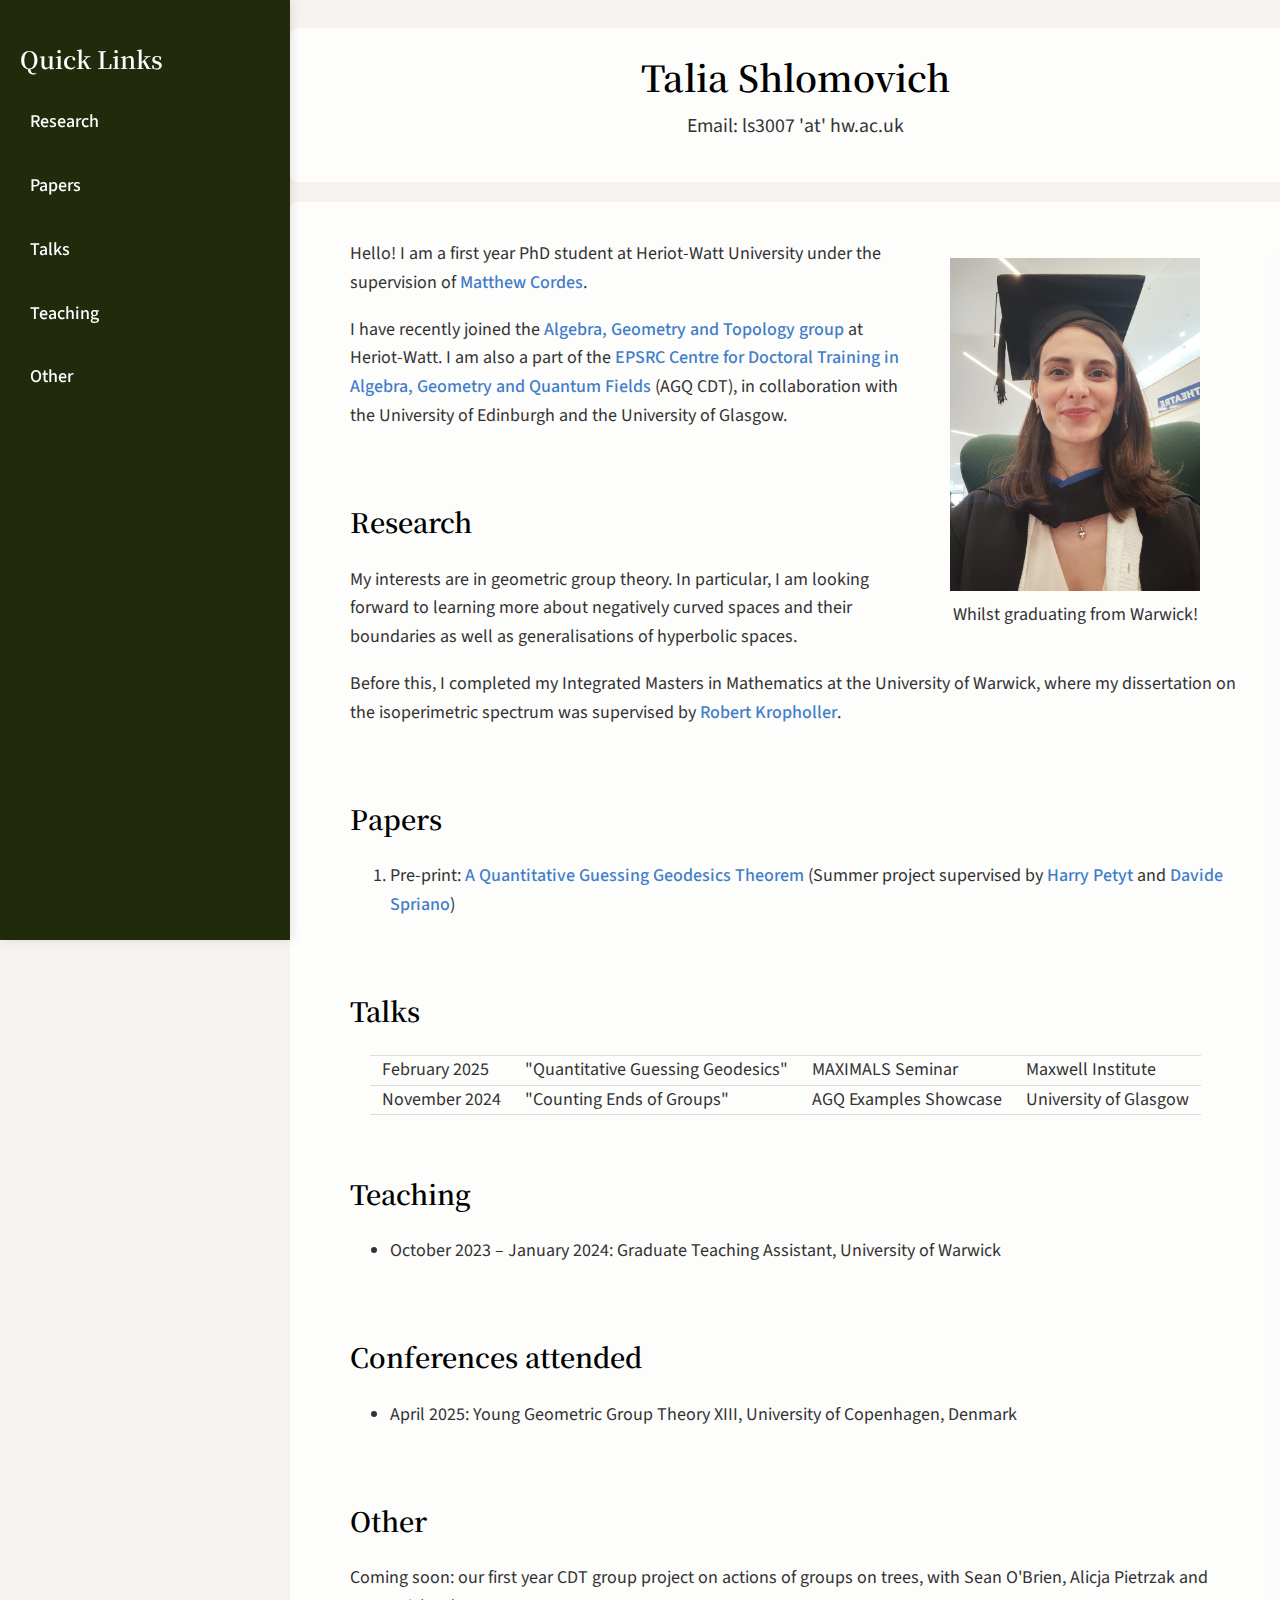
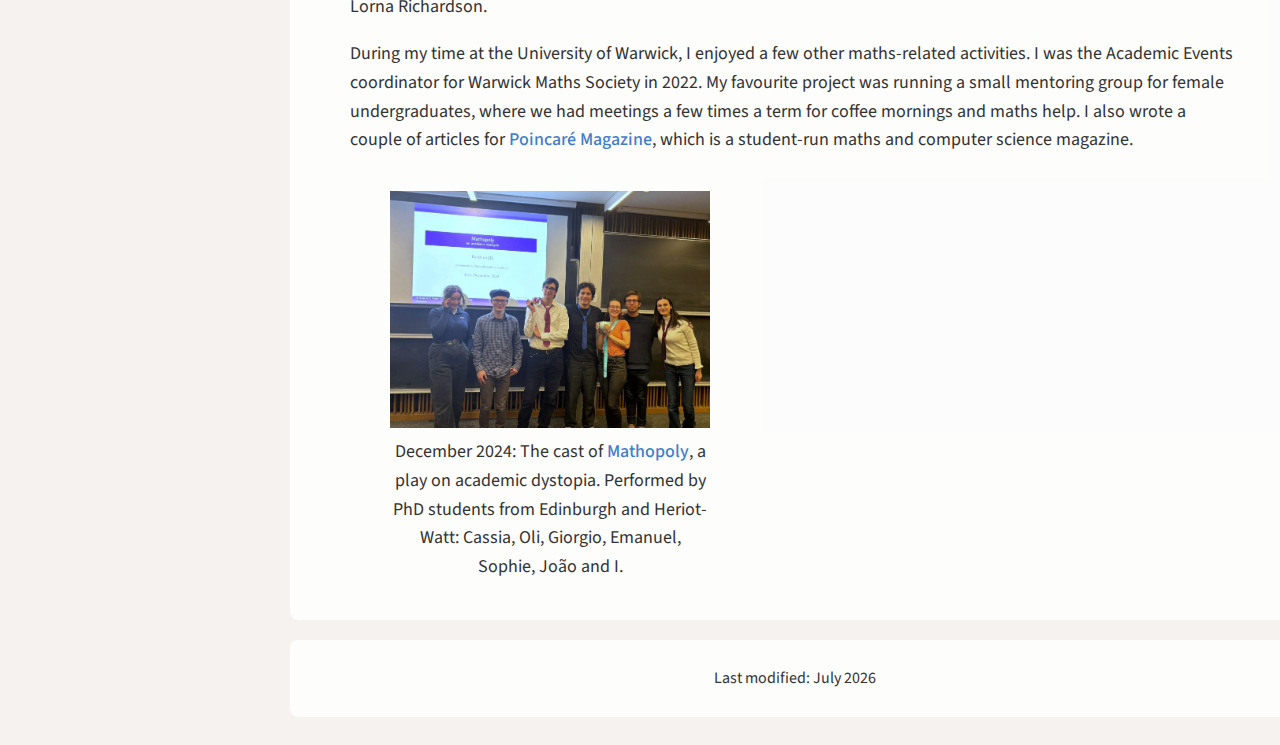
<file: index.html>
<!doctype html>

<html>
    <head>
        <meta charset="utf-8">
        <title>Talia Shlomovich</title>
        <link rel="icon" type="image/x-icon" href="T%20Favicon.ico"/>
        <link rel="apple-touch-icon" href="T%20Favicon.ico"/>

        <meta name="viewport" content="width=device-width, initial-scale=1.0">

        <!-- Google Fonts -->
        <link rel="stylesheet" href="https://fonts.googleapis.com/css?family=Noto+Serif+JP|Nunito+Sans|Source+Sans+3">
            
        <!-- Load external CSS styles -->
        <link rel="stylesheet" href="styles.css">
    </head>

    <body>
        <header>
            <h1>Talia Shlomovich</h1>
            <p>Email: ls3007 'at' hw.ac.uk</p>
        </header>

        <div class = "sidebar">
            <h2>Quick Links</h2>
            <ul>
                <li><a href="#research">Research</a></li>
                <li><a href="#papers">Papers</a></li>
                <li><a href="#talks">Talks</a></li>
                <li><a href="#teaching">Teaching</a></li>
                <li><a href="#misc">Other</a></li>
            </ul>
        </div>
            
        <main>
            <p>
            <figure>
                <figure class = "right-image">
                <img src="Talia.jpeg"; alt="Graduation photo">
                <figcaption>Whilst graduating from Warwick!</figcaption>
            </figure>
            </p>
            <p>Hello! I am a first year PhD student at Heriot-Watt University under the supervision of <a href="https://www.mcordes.com/">Matthew Cordes</a>.</p>
                
            <p>
                I have recently joined the 
                <a href="https://www.macs.hw.ac.uk/~lc45/Conferences/MAXIMALS.html">Algebra, Geometry and Topology group</a> at Heriot-Watt.
                I am also a part of the 
                <a href="https://www.agq-cdt.org/">EPSRC Centre for Doctoral Training in Algebra, Geometry and Quantum Fields</a> 
                (AGQ CDT), 
                in collaboration with the University of Edinburgh and the University of Glasgow.
            </p>

            <br>
            <h2 id="research">Research</h2>
            <p>
                My interests are in geometric group theory. In particular, I am looking forward to learning more about negatively curved spaces and their boundaries as well as generalisations of hyperbolic spaces.
            </p>

            <p>
                Before this, I completed my Integrated Masters in Mathematics at the University of Warwick, where my dissertation on the isoperimetric spectrum was supervised by <a href="http://www.robertkropholler.com/">Robert Kropholler</a>.
            </p>

            <br>
            <h2 id="papers">Papers</h2>
           <ol>
               <li>Pre-print: <a href = "https://arxiv.org/abs/2410.21525">A Quantitative Guessing Geodesics Theorem</a> (Summer project supervised by <a href="https://hpetyt.github.io">Harry Petyt</a> and <a href="https://www.davidespriano.com/index.html">Davide Spriano</a>)</li>
           </ol>

            <br>
            <h2 id="talks">Talks</h2>
            <style type="text/css">
              td {
                padding: 0 12px;
              }
            </style>
            <table style="margin-right:auto; margin-left:20px">
            <tr>
                <td>February 2025</td>
                <td>"Quantitative Guessing Geodesics"</td>
                <td>MAXIMALS Seminar</td>
                <td>Maxwell Institute</td>
              </tr>
              <tr>
                <td>November 2024</td>
                <td>"Counting Ends of Groups"</td>
                <td>AGQ Examples Showcase</td>
                <td>University of Glasgow</td>
              </tr>
            </table>

            <br>
            <h2 id="teaching">Teaching</h2>
            <ul>
                <li>October 2023 – January 2024: Graduate Teaching Assistant, University of Warwick</li>
            </ul>

            <br>
             <h2 id="conferences">Conferences attended</h2>
            <ul>
                <li>April 2025: Young Geometric Group Theory XIII, University of Copenhagen, Denmark</li>
            </ul>

            <br>
            <h2 id="misc">Other</h2>
             <p>
                 Coming soon: our first year CDT group project on actions of groups on trees, with Sean O'Brien, Alicja Pietrzak and Lorna Richardson.
             </p>
             <p>
                During my time at the University of Warwick, I enjoyed a few other maths-related activities. I was the Academic Events coordinator for Warwick Maths Society in 2022. My favourite project was running a small mentoring group for female undergraduates, where we had meetings a few times a term for coffee mornings and maths help. I also wrote a couple of articles for <a href="https://linktr.ee/poincaremagazine">Poincar&#233 Magazine</a>, which is a student-run maths and computer science magazine. 
            </p>   
            
                <figure class ="left-image-mathop">
                    <img src="Mathopoly4.jpeg"; alt="Mathopoly cast photo">
                    <figcaption>December 2024: The cast of <a href="https://sites.google.com/view/academic-scenes/home">Mathopoly</a>, a play on academic dystopia. Performed by PhD students from Edinburgh and Heriot-Watt: Cassia, Oli, Giorgio, Emanuel, Sophie, João and I.</figcaption>
                </figure>
        </main>

        <footer>
              <p id="last-modified"></p>

                  <script>
                    // Get the last modified date of the document
                    const lastModified = new Date(document.lastModified);
                
                    // Format to display month and year
                    const options = { year: 'numeric', month: 'long' };
                    const formattedDate = lastModified.toLocaleDateString('en-US', options);
                
                    // Display in the paragraph element
                    document.getElementById("last-modified").textContent = `Last modified: ${formattedDate}`;
                  </script>
        </footer>
    </body>
</html>
</file>
<file: styles.css>
html {
  scroll-behavior: smooth;
}

/* Base Layout and Colours */
body {
    background: #F5F2F0; /* Soft beige */
    margin-left: 270px; /* Ensure space for the sidebar */
    color: #333333; /* Deep charcoal for main text */
    font-family: "Source Sans 3", sans-serif;
    font-size: 18px;
    line-height: 1.6;
    display: grid;
    gap: 20px;
    padding: 20px;
    overflow-x: hidden; /* Prevent horizontal scrolling */
}

/* Main Content */
br {
   display: block;
   margin: 10px 0;
}

main {
    background-color: rgba(255,255,255,0.8);
    padding: 20px;
    border-radius: 8px;
    margin-left: 0; /* Adjust for sidebar width */
    width: calc(100vw - 270px); /* Ensure content area fits after sidebar */
    max-width: 100%; /* Prevent content area from being too wide */
    overflow-x: hidden; /* Prevent horizontal scrolling */
    box-sizing: border-box; /* Include padding in width calculation */
}

/* Main Content Headings */
h2 {
    font-family: "Noto Serif JP", sans-serif;
    font-weight: 600;
    color: #000000; /* Black for headers */
}

/* Image Styling */
img {
    max-width: 100%; /* Ensures the image does not exceed its container */
    height: auto; /* Maintains the aspect ratio */
    display: inline-block; /* Removes inline spacing/margin issues */
    margin: 0;
    padding: 0;
}

.right-image {
    float: right; /* Aligns image to the right */
    width: 20vw !important;
    max-width: 250px !important;
}

.left-image-mathop {
    float: left;
    width: 25vw !important;
    max-width: 350px !important;
}

figure figcaption {
    text-align: center;
}

/* Header */
header {
    background-color: rgba(255,255,255,0.8);
    color: #333333;
    padding: 20px;
    text-align: center;
    border-radius: 8px;
    width: 100%; /* Ensure header spans full width */
    box-sizing: border-box; /* Include padding in width calculation */
}

header h1 {
    font-family: "Noto Serif JP", sans-serif;
    font-weight: 600;
    color: #000000; /* Black */
    margin: 0;
}

header p {
    font-size: 1.1em;
    color: #333333;
    margin-top: 5px;
}

/* Footer */
footer {
    background-color: rgba(255,255,255,0.8);
    padding: 10px;
    text-align: center;
    font-size: 16px;
    border-radius: 8px;
    width: 100%; /* Ensure footer spans full width */
    box-sizing: border-box; /* Include padding in width calculation */
}

/* Sidebar */
aside {
    background-color: rgba(255,255,255,0.8);
    color: rgba(200,162,200,1);
    padding: 20px;
    border-radius: 8px;
    position: fixed;
    top: 80px; /* Adjust to make room for header */
    left: 0;
    width: 250px; /* Set fixed width for sidebar */
    height: calc(100vh - 80px); /* Full height minus header */
    overflow-y: auto; /* Allow sidebar to scroll if needed */
}

aside h2 {
    color: #003366;
}

aside ul {
    list-style: none;
    padding: 0;
}

aside li {
    margin-bottom: 10px;
}

aside a {
    font-family: "Source Sans 3", sans-serif;
    color: #427DC9; /* Blue links */
    text-decoration: none;
}

aside a:hover {
    color: #333333;
    text-decoration: underline;
}

/* Table Styling */
table {
        table-layout:auto;
        margin: 5px auto;
        background-color: inherit;
        border-collapse: collapse;
            }
        
tr {
        text-align: left;
        padding: 15px;
        color: #333;
        border-top: 1px solid #ddd;
        border-bottom: 1px solid #ddd;
        border-left: none;
        border-right: none;
            }

/* Sidebar Styling */
.sidebar {
  width: 250px;
  position: fixed;
  top: 0;
  left: 0;
  height: 100%;
  background-color: #212B0C;
  color: white;
  padding: 20px;
  box-shadow: 2px 0 10px rgba(0, 0, 0, 0.1);
}

.sidebar h2 {
  color: #fff;
  font-size: 24px;
  margin-bottom: 20px;
}

.sidebar ul {
  list-style: none;
  padding: 0;
}

.sidebar ul li {
  margin: 15px 0;
}

.sidebar ul li a {
  text-decoration: none;
  color: #fff;
  font-size: 18px;
  display: block;
  padding: 10px;
}


/* Links */
a {
    color: #427dc9;
    text-decoration: none;
    font-weight: 500;
}

a:hover {
    color: #333333;
    text-decoration: underline;
}
</file>
